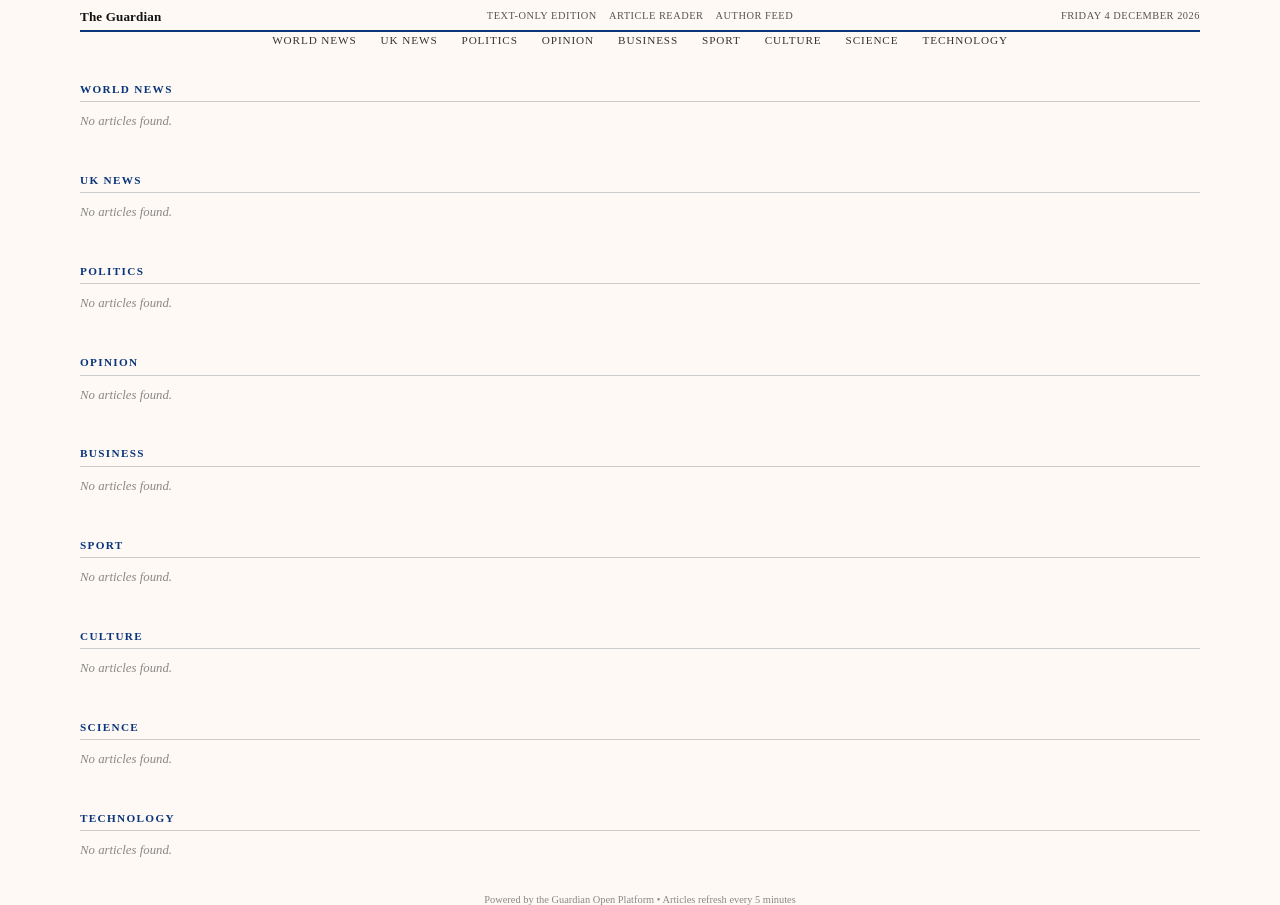
<file: index.html>
<!DOCTYPE html>
<html lang="en">
<head>
  <meta charset="UTF-8">
  <meta name="viewport" content="width=device-width, initial-scale=1.0">
  <title>The Guardian</title>
  <link rel="stylesheet" href="style.css">
</head>
<body>
  <div class="broadsheet">
    <header class="masthead">
      <div class="masthead-top">
        <span class="edition">UK Edition</span>
        <nav class="masthead-links">
          <a href="text.html">Text-only edition</a>
          <a href="reader.html">Article reader</a>
          <a href="authors.html">Author feed</a>
        </nav>
        <span class="date" id="masthead-date"></span>
      </div>
      <h1 class="masthead-title"><a href="#" id="masthead-home">The Guardian</a></h1>
      <div class="masthead-rule"></div>
      <nav class="section-nav" id="section-nav"></nav>
    </header>

    <main class="article-grid" id="article-grid">
      <div class="loading" id="loading">Loading latest articles&hellip;</div>
    </main>

    <article class="article-detail" id="article-detail" hidden>
      <nav class="detail-nav">
        <button class="detail-back" id="detail-back">&larr; Back to front page</button>
        <a class="detail-source" id="detail-source" target="_blank" rel="noopener">View on theguardian.com &rarr;</a>
      </nav>
      <div class="masthead-rule"></div>
      <div class="detail-hero">
        <header class="detail-header">
          <span class="article-section" id="detail-section"></span>
          <h1 class="detail-headline" id="detail-headline"></h1>
          <div class="detail-meta">
            <span class="detail-byline" id="detail-byline"></span>
            <span class="detail-date" id="detail-date"></span>
          </div>
        </header>
        <figure class="detail-figure" id="detail-figure" hidden>
          <img class="detail-image" id="detail-image" alt="">
        </figure>
      </div>
      <div class="detail-body" id="detail-body"></div>
      <div class="masthead-rule"></div>
      <nav class="detail-nav detail-nav--bottom">
        <button class="detail-back" id="detail-back-bottom">&larr; Back to front page</button>
      </nav>
    </article>

    <footer class="broadsheet-footer">
      <p>Powered by the Guardian Open Platform &bull; Articles refresh every 5 minutes</p>
    </footer>
  </div>

  <script src="app.js"></script>
</body>
</html>
</file>
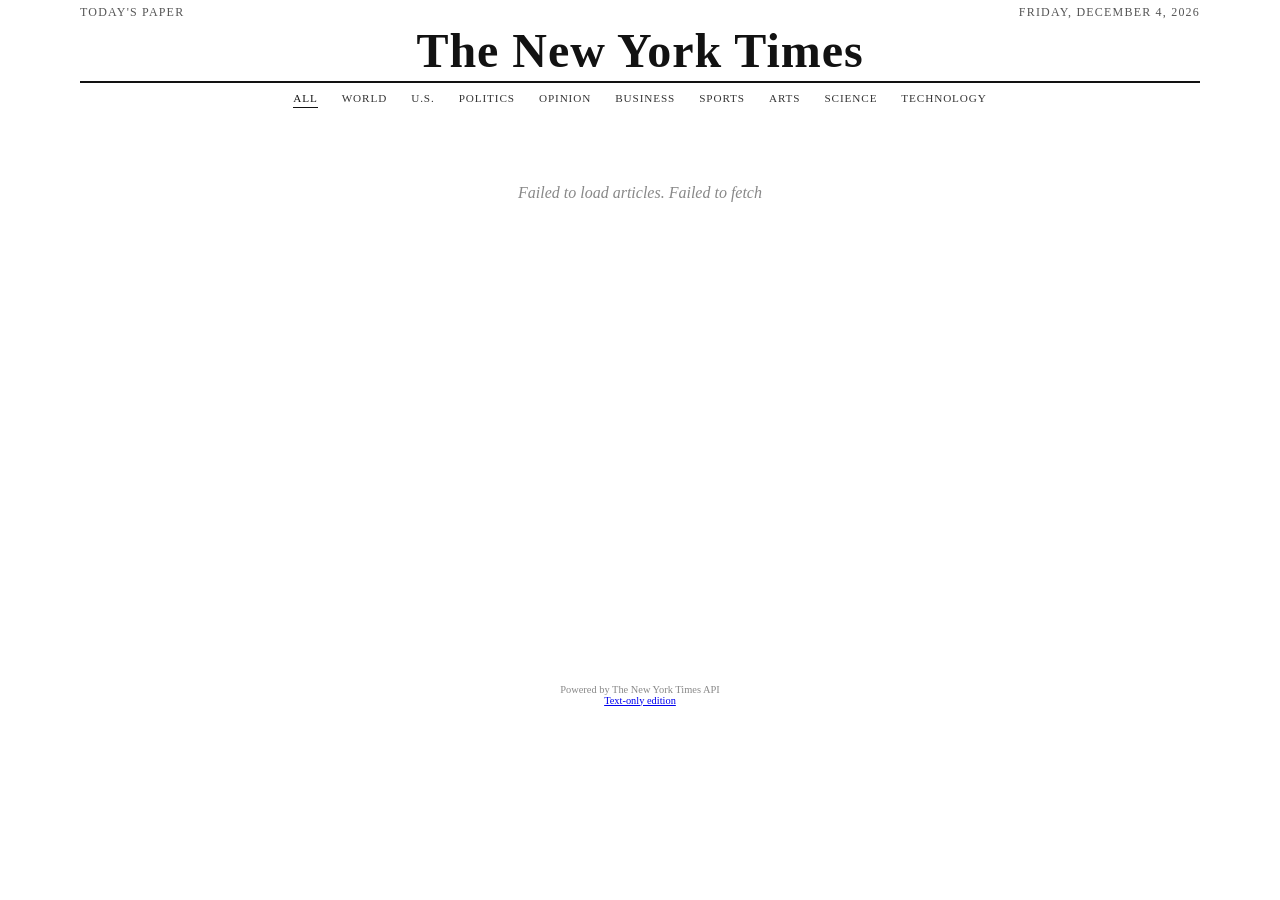
<file: nyt/index.html>
<!DOCTYPE html>
<html lang="en">
<head>
  <meta charset="UTF-8">
  <meta name="viewport" content="width=device-width, initial-scale=1.0">
  <title>The New York Times</title>
  <link rel="stylesheet" href="style.css">
</head>
<body>
  <div class="broadsheet">
    <header class="masthead">
      <div class="masthead-top">
        <span class="edition">Today's Paper</span>
        <span class="date" id="masthead-date"></span>
      </div>
      <h1 class="masthead-title"><a href="#" id="masthead-home">The New York Times</a></h1>
      <div class="masthead-rule"></div>
      <nav class="section-nav" id="section-nav"></nav>
    </header>

    <main class="article-grid" id="article-grid">
      <div class="loading" id="loading">Loading latest articles&hellip;</div>
    </main>

    <article class="article-detail" id="article-detail" hidden>
      <nav class="detail-nav">
        <button class="detail-back" id="detail-back">&larr; Back to front page</button>
        <a class="detail-source" id="detail-source" target="_blank" rel="noopener">View on nytimes.com &rarr;</a>
      </nav>
      <div class="masthead-rule"></div>
      <div class="detail-hero">
        <header class="detail-header">
          <span class="article-section" id="detail-section"></span>
          <h1 class="detail-headline" id="detail-headline"></h1>
          <div class="detail-meta">
            <span class="detail-byline" id="detail-byline"></span>
            <span class="detail-date" id="detail-date"></span>
          </div>
        </header>
        <figure class="detail-figure" id="detail-figure" hidden>
          <img class="detail-image" id="detail-image" alt="">
        </figure>
      </div>
      <div class="detail-body" id="detail-body"></div>
      <div class="detail-cta" id="detail-cta">
        <a class="cta-link" id="cta-link" target="_blank" rel="noopener">Read the full article on nytimes.com &rarr;</a>
      </div>
      <div class="masthead-rule"></div>
      <nav class="detail-nav detail-nav--bottom">
        <button class="detail-back" id="detail-back-bottom">&larr; Back to front page</button>
      </nav>
    </article>

    <footer class="broadsheet-footer">
      <p>Powered by The New York Times API</p>
      <p><a href="text.html">Text-only edition</a></p>
    </footer>
  </div>

  <script src="app.js"></script>
</body>
</html>
</file>
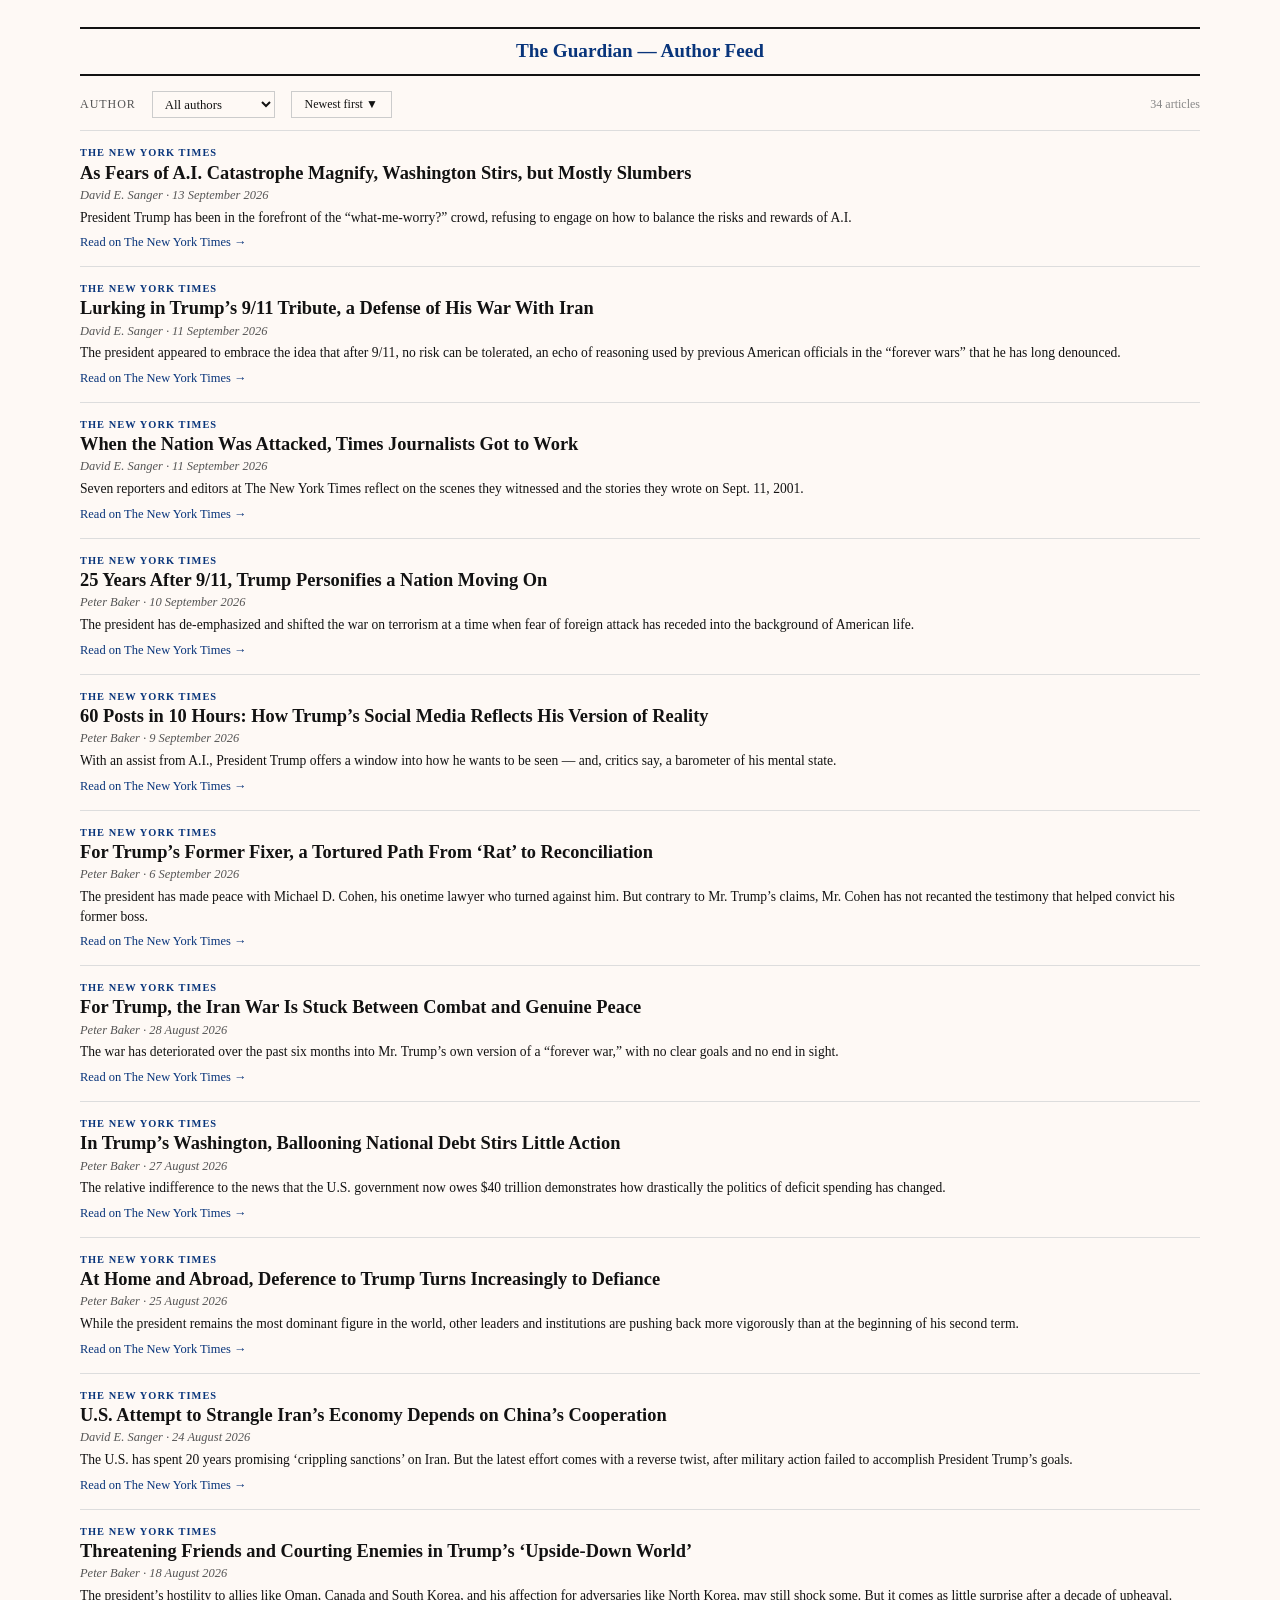
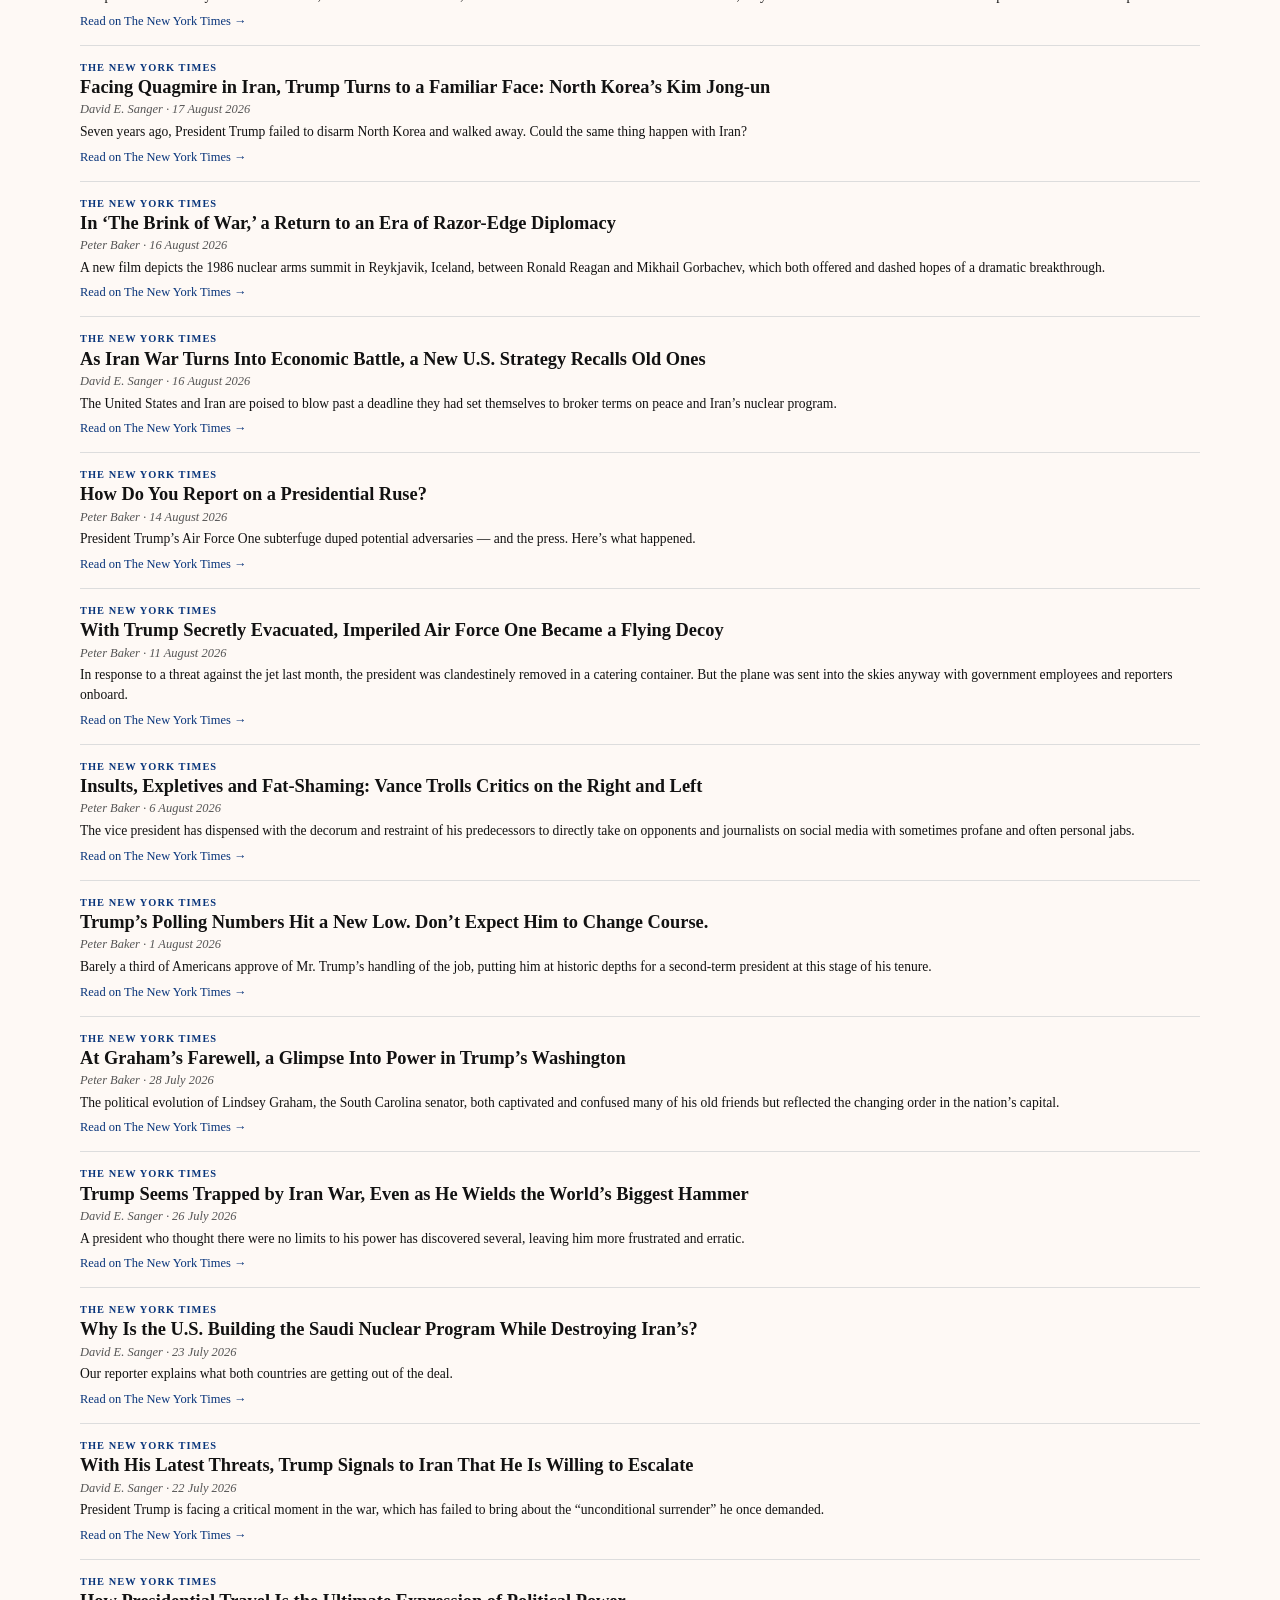
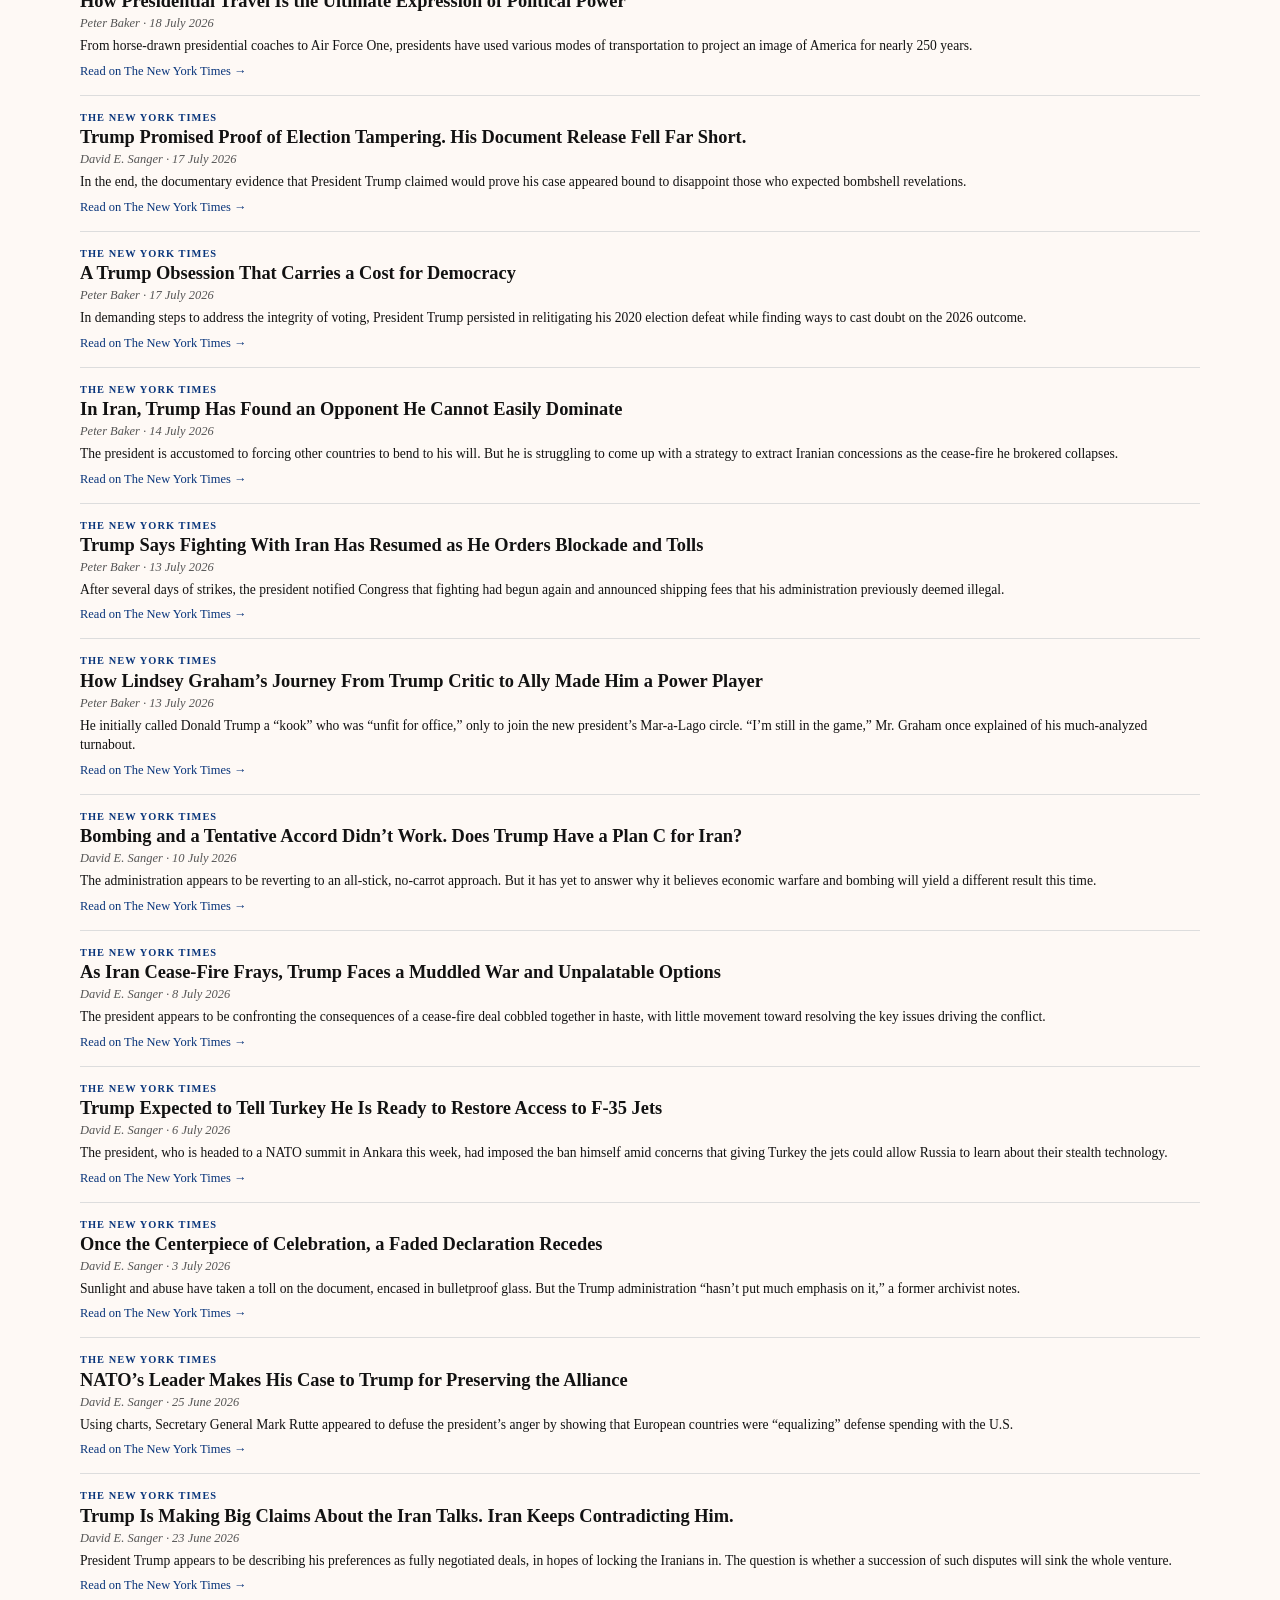
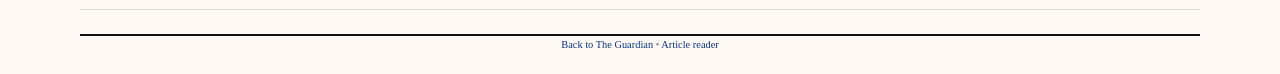
<file: authors.html>
<!DOCTYPE html>
<html lang="en">
<head>
  <meta charset="UTF-8">
  <meta name="viewport" content="width=device-width, initial-scale=1.0">
  <title>Author Feed — The Guardian Style</title>
  <style>
    *, *::before, *::after {
      margin: 0;
      padding: 0;
      box-sizing: border-box;
    }

    body {
      background: #FEF9F5;
      font-family: Georgia, 'Times New Roman', Times, serif;
      color: #121212;
      display: flex;
      justify-content: center;
      padding: 0;
      min-height: 100vh;
    }

    .container {
      width: 100%;
      max-width: 1200px;
      padding: 1.5rem 2.5rem;
    }

    .masthead-rule {
      border-top: 2px solid #121212;
      margin: 0.2rem 0;
    }

    .page-title {
      font-size: 1.2rem;
      font-weight: 700;
      color: #09357B;
      text-align: center;
      padding: 0.5rem 0;
    }

    .page-title a {
      color: inherit;
      text-decoration: none;
    }

    /* ── Controls ──────────────────────────────────── */
    .controls {
      display: flex;
      align-items: center;
      gap: 1rem;
      padding: 0.75rem 0;
      flex-wrap: wrap;
    }

    .controls label {
      font-size: 0.75rem;
      text-transform: uppercase;
      letter-spacing: 0.08em;
      color: #555;
    }

    .controls select {
      font-family: Georgia, 'Times New Roman', Times, serif;
      font-size: 0.8rem;
      padding: 0.3rem 0.5rem;
      border: 1px solid #ccc;
      color: #121212;
      background: #FEF9F5;
    }

    .controls select:focus {
      outline: none;
      border-color: #09357B;
    }

    .sort-btn {
      font-family: Georgia, 'Times New Roman', Times, serif;
      font-size: 0.75rem;
      padding: 0.3rem 0.8rem;
      cursor: pointer;
      border: 1px solid #ccc;
      background: #FEF9F5;
      color: #121212;
    }

    .sort-btn:hover {
      border-color: #09357B;
      color: #09357B;
    }

    .article-count {
      font-size: 0.75rem;
      color: #888;
      margin-left: auto;
    }

    /* ── Article List ─────────────────────────────── */
    .article-list {
      list-style: none;
    }

    .article-card {
      padding: 1rem 0;
      border-bottom: 1px solid #ddd;
    }

    .article-card:first-child {
      border-top: 1px solid #ddd;
    }

    .card-source {
      font-size: 0.65rem;
      text-transform: uppercase;
      letter-spacing: 0.1em;
      color: #09357B;
      font-weight: 700;
    }

    .card-title {
      font-size: 1.15rem;
      font-weight: 700;
      line-height: 1.25;
      margin: 0.2rem 0;
      color: #121212;
    }

    .card-title a {
      color: inherit;
      text-decoration: none;
    }

    .card-title a:hover {
      text-decoration: underline;
    }

    .card-meta {
      font-size: 0.78rem;
      color: #555;
      font-style: italic;
      margin-bottom: 0.3rem;
    }

    .card-excerpt {
      font-size: 0.85rem;
      line-height: 1.45;
      color: #121212;
    }

    .card-actions {
      margin-top: 0.5rem;
      display: flex;
      gap: 1rem;
      font-size: 0.78rem;
    }

    .card-actions a,
    .card-actions button {
      color: #09357B;
      text-decoration: none;
      cursor: pointer;
      border: none;
      background: none;
      font-family: Georgia, 'Times New Roman', Times, serif;
      font-size: 0.78rem;
      padding: 0;
    }

    .card-actions a:hover,
    .card-actions button:hover {
      text-decoration: underline;
    }

    /* ── Column Reader Overlay ────────────────────── */
    .reader-overlay {
      display: none;
      position: fixed;
      top: 0;
      left: 0;
      right: 0;
      bottom: 0;
      background: #FEF9F5;
      z-index: 1000;
      overflow-y: auto;
    }

    .reader-overlay.active {
      display: block;
    }

    .reader-inner {
      max-width: 1200px;
      margin: 0 auto;
      padding: 1.5rem 2.5rem;
    }

    .reader-toolbar {
      padding: 0.75rem 0;
      display: flex;
      gap: 1rem;
      align-items: center;
    }

    .reader-close {
      font-family: Georgia, 'Times New Roman', Times, serif;
      font-size: 0.85rem;
      padding: 0.4rem 1.2rem;
      cursor: pointer;
      border: 1px solid #121212;
      background: none;
      color: #121212;
    }

    .reader-close:hover {
      background: #121212;
      color: #fff;
    }

    .reader-source-link {
      font-size: 0.8rem;
      color: #09357B;
      text-decoration: none;
      margin-left: auto;
    }

    .reader-source-link:hover {
      text-decoration: underline;
    }

    .reader-headline {
      font-size: 2rem;
      font-weight: 700;
      line-height: 1.15;
      color: #121212;
      margin-bottom: 0.5rem;
    }

    .reader-byline {
      font-size: 0.85rem;
      font-style: italic;
      color: #555;
      margin-bottom: 0.5rem;
    }

    .reader-body {
      column-count: 4;
      column-gap: 1.5rem;
      column-rule: 1px solid #ccc;
      font-size: 0.84rem;
      line-height: 1.3;
      color: #121212;
      text-align: justify;
      hyphens: auto;
      -webkit-hyphens: auto;
      hyphenate-limit-chars: 6 3 2;
      -webkit-hyphenate-limit-before: 3;
      -webkit-hyphenate-limit-after: 2;
      overflow-wrap: break-word;
      font-kerning: normal;
      font-feature-settings: "kern" 1, "liga" 1;
      letter-spacing: -0.01em;
      word-spacing: -0.05em;
      text-justify: inter-word;
      padding: 1rem 0 1.5rem;
    }

    .reader-body p {
      margin-bottom: 0;
      text-indent: 0.8em;
    }

    .reader-body p:first-child {
      text-indent: 0.8em;
    }

    .reader-body h2,
    .reader-body h3 {
      font-size: 1.1rem;
      font-weight: 700;
      margin: 1rem 0 0.5rem;
      column-span: none;
      text-align: left;
    }

    .reader-body a {
      color: inherit;
      text-decoration: underline;
    }

    /* ── Loading / Empty ──────────────────────────── */
    .loading,
    .empty {
      text-align: center;
      padding: 3rem 0;
      font-size: 0.9rem;
      color: #888;
    }

    /* ── Footer ───────────────────────────────────── */
    .footer {
      margin-top: 1.5rem;
      text-align: center;
      font-size: 0.65rem;
      color: #888;
    }

    .footer a {
      color: #09357B;
      text-decoration: none;
    }

    .footer a:hover {
      text-decoration: underline;
    }

    /* ── Responsive ────────────────────────────────── */
    @media (max-width: 900px) {
      .container,
      .reader-inner {
        padding: 1.5rem 1rem;
      }

      .reader-body {
        column-count: 3;
      }

      .reader-headline {
        font-size: 1.5rem;
      }
    }

    @media (max-width: 600px) {
      .reader-body {
        column-count: 1;
        font-size: 1.1rem;
        line-height: 1.5;
      }

      .reader-headline {
        font-size: 2.5rem;
      }

      .controls {
        flex-direction: column;
        align-items: flex-start;
      }

      .article-count {
        margin-left: 0;
      }
    }
  </style>
</head>
<body>
  <div class="container">
    <div class="masthead-rule"></div>
    <div class="page-title"><a href="index.html">The Guardian</a> — Author Feed</div>
    <div class="masthead-rule"></div>

    <div class="controls">
      <label for="author-filter">Author</label>
      <select id="author-filter">
        <option value="">All authors</option>
      </select>
      <button class="sort-btn" id="sort-btn">Newest first &#x25BC;</button>
      <span class="article-count" id="article-count"></span>
    </div>

    <div class="loading" id="loading">Loading articles&hellip;</div>
    <ul class="article-list" id="article-list"></ul>

    <div class="footer">
      <div class="masthead-rule"></div>
      <p><a href="index.html">Back to The Guardian</a> &bull; <a href="reader.html">Article reader</a></p>
    </div>
  </div>

  <!-- Column Reader Overlay -->
  <div class="reader-overlay" id="reader-overlay">
    <div class="reader-inner">
      <div class="masthead-rule"></div>
      <div class="reader-toolbar">
        <button class="reader-close" id="reader-close">&larr; Back to feed</button>
        <a class="reader-source-link" id="reader-source-link" target="_blank" rel="noopener">View original &rarr;</a>
      </div>
      <h1 class="reader-headline" id="reader-headline"></h1>
      <p class="reader-byline" id="reader-byline"></p>
      <div class="masthead-rule"></div>
      <div class="reader-body" id="reader-body"></div>
      <div class="masthead-rule"></div>
      <div class="reader-toolbar">
        <button class="reader-close" id="reader-close-bottom">&larr; Back to feed</button>
      </div>
    </div>
  </div>

  <script>
    (function() {
      var allArticles = [];
      var sortNewest = true;

      var listEl = document.getElementById('article-list');
      var loadingEl = document.getElementById('loading');
      var filterEl = document.getElementById('author-filter');
      var sortBtn = document.getElementById('sort-btn');
      var countEl = document.getElementById('article-count');
      var overlay = document.getElementById('reader-overlay');

      // ── Fetch data ────────────────────────────────
      var xhr = new XMLHttpRequest();
      xhr.open('GET', 'data/articles.json?t=' + Date.now(), true);
      xhr.onreadystatechange = function() {
        if (xhr.readyState === 4) {
          loadingEl.style.display = 'none';
          if (xhr.status === 200) {
            try {
              var data = JSON.parse(xhr.responseText);
              allArticles = data.articles || [];
              populateFilter();
              render();
            } catch(e) {
              showEmpty('Failed to parse article data.');
            }
          } else {
            showEmpty('Failed to load articles. Run the scraper first.');
          }
        }
      };
      xhr.send();

      // ── Populate author filter ────────────────────
      function populateFilter() {
        var authors = {};
        for (var i = 0; i < allArticles.length; i++) {
          var name = allArticles[i].author;
          if (name && !authors[name]) {
            authors[name] = true;
          }
        }
        var sorted = Object.keys(authors).sort();
        for (var j = 0; j < sorted.length; j++) {
          var opt = document.createElement('option');
          opt.value = sorted[j];
          opt.textContent = sorted[j];
          filterEl.appendChild(opt);
        }
      }

      // ── Filter + sort events ──────────────────────
      filterEl.addEventListener('change', render);

      sortBtn.addEventListener('click', function() {
        sortNewest = !sortNewest;
        sortBtn.innerHTML = sortNewest ? 'Newest first &#x25BC;' : 'Oldest first &#x25B2;';
        render();
      });

      // ── Render article list ───────────────────────
      function render() {
        var author = filterEl.value;
        var filtered = [];

        for (var i = 0; i < allArticles.length; i++) {
          if (!author || allArticles[i].author === author) {
            filtered.push(allArticles[i]);
          }
        }

        filtered.sort(function(a, b) {
          var da = a.date || '';
          var db = b.date || '';
          if (sortNewest) return da < db ? 1 : da > db ? -1 : 0;
          return da > db ? 1 : da < db ? -1 : 0;
        });

        listEl.innerHTML = '';

        if (filtered.length === 0) {
          showEmpty('No articles found. Run the scraper to collect articles.');
          countEl.textContent = '';
          return;
        }

        countEl.textContent = filtered.length + ' article' + (filtered.length !== 1 ? 's' : '');

        for (var j = 0; j < filtered.length; j++) {
          listEl.appendChild(buildCard(filtered[j]));
        }
      }

      // ── Build a single article card ───────────────
      function buildCard(article) {
        var li = document.createElement('li');
        li.className = 'article-card';

        var source = document.createElement('p');
        source.className = 'card-source';
        source.textContent = article.source || '';
        li.appendChild(source);

        var title = document.createElement('h3');
        title.className = 'card-title';
        var link = document.createElement('a');
        link.href = article.url || '#';
        link.target = '_blank';
        link.rel = 'noopener';
        link.textContent = article.title || 'Untitled';
        title.appendChild(link);
        li.appendChild(title);

        var meta = document.createElement('p');
        meta.className = 'card-meta';
        var parts = [];
        if (article.author) parts.push(article.author);
        if (article.date) parts.push(formatDate(article.date));
        meta.textContent = parts.join(' · ');
        li.appendChild(meta);

        if (article.excerpt) {
          var excerpt = document.createElement('p');
          excerpt.className = 'card-excerpt';
          excerpt.textContent = article.excerpt;
          li.appendChild(excerpt);
        }

        var actions = document.createElement('div');
        actions.className = 'card-actions';

        var readLink = document.createElement('a');
        readLink.href = article.url || '#';
        readLink.target = '_blank';
        readLink.rel = 'noopener';
        readLink.textContent = 'Read on ' + (article.source || 'source') + ' \u2192';
        actions.appendChild(readLink);

        if (article.body) {
          var colBtn = document.createElement('button');
          colBtn.textContent = 'Read in columns';
          colBtn.addEventListener('click', (function(a) {
            return function() { openReader(a); };
          })(article));
          actions.appendChild(colBtn);
        }

        li.appendChild(actions);
        return li;
      }

      // ── Column reader ─────────────────────────────
      function openReader(article) {
        document.getElementById('reader-headline').textContent = article.title || '';
        document.getElementById('reader-headline').style.display = article.title ? '' : 'none';

        var bylineParts = [];
        if (article.author) bylineParts.push(article.author);
        if (article.date) bylineParts.push(formatDate(article.date));
        document.getElementById('reader-byline').textContent = bylineParts.join(' · ');

        var sourceLink = document.getElementById('reader-source-link');
        sourceLink.href = article.url || '#';
        sourceLink.textContent = 'View on ' + (article.source || 'source') + ' \u2192';

        var bodyEl = document.getElementById('reader-body');
        var body = article.body || '';

        // Detect if body is HTML or plain text
        if (body.indexOf('<') !== -1 && body.indexOf('>') !== -1) {
          // HTML body — render directly
          bodyEl.innerHTML = body;
        } else {
          // Plain text — split on double newlines into <p> elements
          var paragraphs = body.split(/\n\s*\n/);
          var html = '';
          for (var i = 0; i < paragraphs.length; i++) {
            var text = paragraphs[i].trim();
            if (text) {
              html += '<p>' + escapeHtml(text) + '</p>';
            }
          }
          bodyEl.innerHTML = html;
        }

        overlay.classList.add('active');
        overlay.scrollTop = 0;
        document.body.style.overflow = 'hidden';
      }

      function closeReader() {
        overlay.classList.remove('active');
        document.body.style.overflow = '';
      }

      document.getElementById('reader-close').addEventListener('click', closeReader);
      document.getElementById('reader-close-bottom').addEventListener('click', closeReader);

      // Close on Escape key
      document.addEventListener('keydown', function(e) {
        if (e.key === 'Escape' && overlay.classList.contains('active')) {
          closeReader();
        }
      });

      // ── Helpers ────────────────────────────────────
      function formatDate(dateStr) {
        if (!dateStr) return '';
        try {
          var d = new Date(dateStr);
          return d.toLocaleDateString('en-GB', {
            day: 'numeric',
            month: 'long',
            year: 'numeric'
          });
        } catch(e) {
          return dateStr;
        }
      }

      function escapeHtml(text) {
        var div = document.createElement('div');
        div.textContent = text;
        return div.innerHTML;
      }

      function showEmpty(msg) {
        listEl.innerHTML = '<li class="empty">' + escapeHtml(msg) + '</li>';
      }
    })();
  </script>
</body>
</html>
</file>
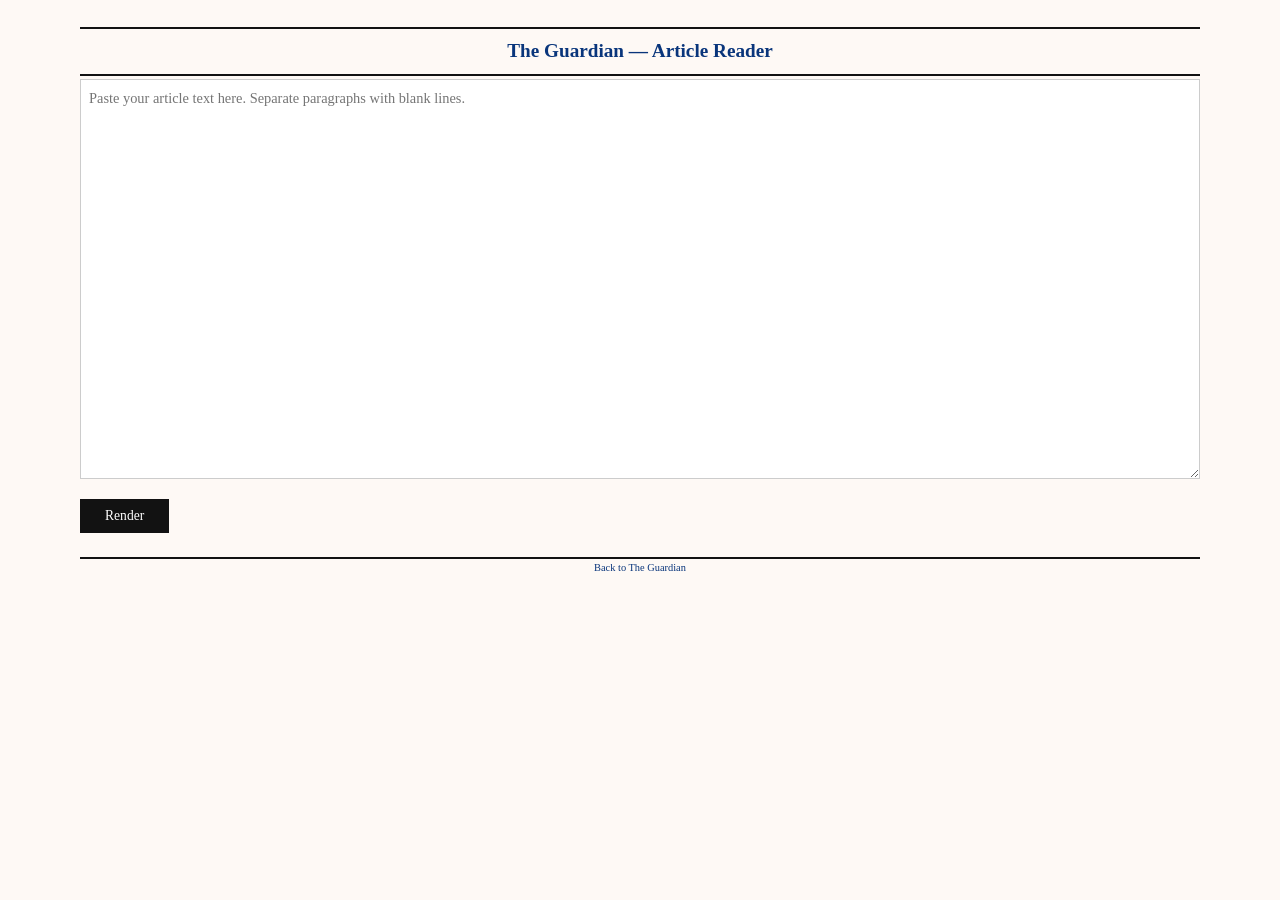
<file: reader.html>
<!DOCTYPE html>
<html lang="en">
<head>
  <meta charset="UTF-8">
  <meta name="viewport" content="width=device-width, initial-scale=1.0">
  <title>Article Reader — The Guardian Style</title>
  <style>
    *, *::before, *::after {
      margin: 0;
      padding: 0;
      box-sizing: border-box;
    }

    body {
      background: #FEF9F5;
      font-family: Georgia, 'Times New Roman', Times, serif;
      color: #121212;
      display: flex;
      justify-content: center;
      padding: 0;
      min-height: 100vh;
    }

    .container {
      width: 100%;
      max-width: 1200px;
      padding: 1.5rem 2.5rem;
    }

    .masthead-rule {
      border-top: 2px solid #121212;
      margin: 0.2rem 0;
    }

    .page-title {
      font-size: 1.2rem;
      font-weight: 700;
      color: #09357B;
      text-align: center;
      padding: 0.5rem 0;
    }

    .page-title a {
      color: inherit;
      text-decoration: none;
    }

    /* ── Input Form ─────────────────────────────────── */
    .form-group {
      margin-bottom: 1rem;
    }

    .form-group label {
      display: block;
      font-size: 0.75rem;
      text-transform: uppercase;
      letter-spacing: 0.08em;
      color: #555;
      margin-bottom: 0.3rem;
    }

    .form-group input,
    .form-group textarea {
      width: 100%;
      font-family: Georgia, 'Times New Roman', Times, serif;
      font-size: 0.9rem;
      padding: 0.5rem;
      border: 1px solid #ccc;
      color: #121212;
    }

    .form-group input:focus,
    .form-group textarea:focus {
      outline: none;
      border-color: #09357B;
    }

    .form-group textarea {
      min-height: 400px;
      resize: vertical;
      line-height: 1.5;
    }

    .btn {
      font-family: Georgia, 'Times New Roman', Times, serif;
      font-size: 0.85rem;
      padding: 0.5rem 1.5rem;
      cursor: pointer;
      border: 1px solid #121212;
      background: #121212;
      color: #fff;
      transition: background 0.2s;
    }

    .btn:hover {
      background: #333;
    }

    .btn--outline {
      background: none;
      color: #121212;
    }

    .btn--outline:hover {
      background: #121212;
      color: #fff;
    }

    .btn:disabled {
      opacity: 0.5;
      cursor: default;
    }

    /* ── URL Fetch ────────────────────────────────── */
    .url-row {
      display: flex;
      gap: 0.5rem;
      align-items: flex-end;
    }

    .url-row .form-group {
      flex: 1;
      margin-bottom: 0;
    }

    .url-error {
      font-size: 0.8rem;
      color: #c00;
      margin-top: 0.4rem;
      display: none;
    }

    .separator {
      text-align: center;
      font-size: 0.75rem;
      text-transform: uppercase;
      letter-spacing: 0.08em;
      color: #999;
      margin: 1.2rem 0;
    }

    /* ── Rendered Article ───────────────────────────── */
    .rendered {
      display: none;
    }

    .rendered.active {
      display: block;
    }

    .input-form.hidden {
      display: none;
    }

    .article-headline {
      font-size: 2rem;
      font-weight: 700;
      line-height: 1.15;
      color: #121212;
      margin-bottom: 0.5rem;
    }

    .article-byline {
      font-size: 0.85rem;
      font-style: italic;
      color: #555;
      margin-bottom: 0.5rem;
    }

    .article-body {
      column-count: 4;
      column-gap: 1.5rem;
      column-rule: 1px solid #ccc;
      font-size: 0.84rem;
      line-height: 1.3;
      color: #121212;
      text-align: justify;
      hyphens: auto;
      -webkit-hyphens: auto;
      hyphenate-limit-chars: 6 3 2;
      -webkit-hyphenate-limit-before: 3;
      -webkit-hyphenate-limit-after: 2;
      overflow-wrap: break-word;
      font-kerning: normal;
      font-feature-settings: "kern" 1, "liga" 1;
      letter-spacing: -0.01em;
      word-spacing: -0.05em;
      text-justify: inter-word;
      padding: 1rem 0 1.5rem;
    }

    .article-body p {
      margin-bottom: 0;
      text-indent: 0.8em;
    }

    .article-body p:first-child {
      text-indent: 0.8em;
    }

    .toolbar {
      padding: 0.75rem 0;
      display: flex;
      gap: 1rem;
    }

    .footer {
      margin-top: 1.5rem;
      text-align: center;
      font-size: 0.65rem;
      color: #888;
    }

    .footer a {
      color: #09357B;
      text-decoration: none;
    }

    .footer a:hover {
      text-decoration: underline;
    }

    /* ── Responsive ─────────────────────────────────── */
    @media (max-width: 900px) {
      .container {
        padding: 1.5rem 1rem;
      }

      .article-body {
        column-count: 3;
      }

      .article-headline {
        font-size: 1.5rem;
      }
    }

    @media (max-width: 600px) {
      .article-body {
        column-count: 1;
        font-size: 1.1rem;
        line-height: 1.5;
      }

      .article-headline {
        font-size: 2.5rem;
      }
    }
  </style>
</head>
<body>
  <div class="container">
    <div class="masthead-rule"></div>
    <div class="page-title"><a href="index.html">The Guardian</a> — Article Reader</div>
    <div class="masthead-rule"></div>

    <div class="input-form" id="input-form">
      <div class="form-group">
        <textarea id="body" placeholder="Paste your article text here. Separate paragraphs with blank lines."></textarea>
      </div>
      <button class="btn" id="render-btn">Render</button>
    </div>

    <div class="rendered" id="rendered">
      <div class="toolbar">
        <button class="btn btn--outline" id="edit-btn">&larr; Edit</button>
      </div>
      <div class="masthead-rule"></div>
      <div class="article-body" id="rendered-body"></div>
    </div>

    <div class="footer">
      <div class="masthead-rule"></div>
      <p><a href="index.html">Back to The Guardian</a></p>
    </div>
  </div>

  <script>
    var renderBtn = document.getElementById('render-btn');
    var editBtn = document.getElementById('edit-btn');
    var inputForm = document.getElementById('input-form');
    var rendered = document.getElementById('rendered');

    renderBtn.addEventListener('click', function() {
      var body = document.getElementById('body').value.trim();
      if (!body) return;

      var paragraphs = body.split(/\n\s*\n/);
      var html = '';
      for (var i = 0; i < paragraphs.length; i++) {
        var text = paragraphs[i].trim();
        if (text) html += '<p>' + escapeHtml(text) + '</p>';
      }
      document.getElementById('rendered-body').innerHTML = html;

      inputForm.classList.add('hidden');
      rendered.classList.add('active');
      window.scrollTo(0, 0);
    });

    editBtn.addEventListener('click', function() {
      rendered.classList.remove('active');
      inputForm.classList.remove('hidden');
      window.scrollTo(0, 0);
    });

    function escapeHtml(text) {
      var div = document.createElement('div');
      div.textContent = text;
      return div.innerHTML;
    }
  </script>
</body>
</html>
</file>
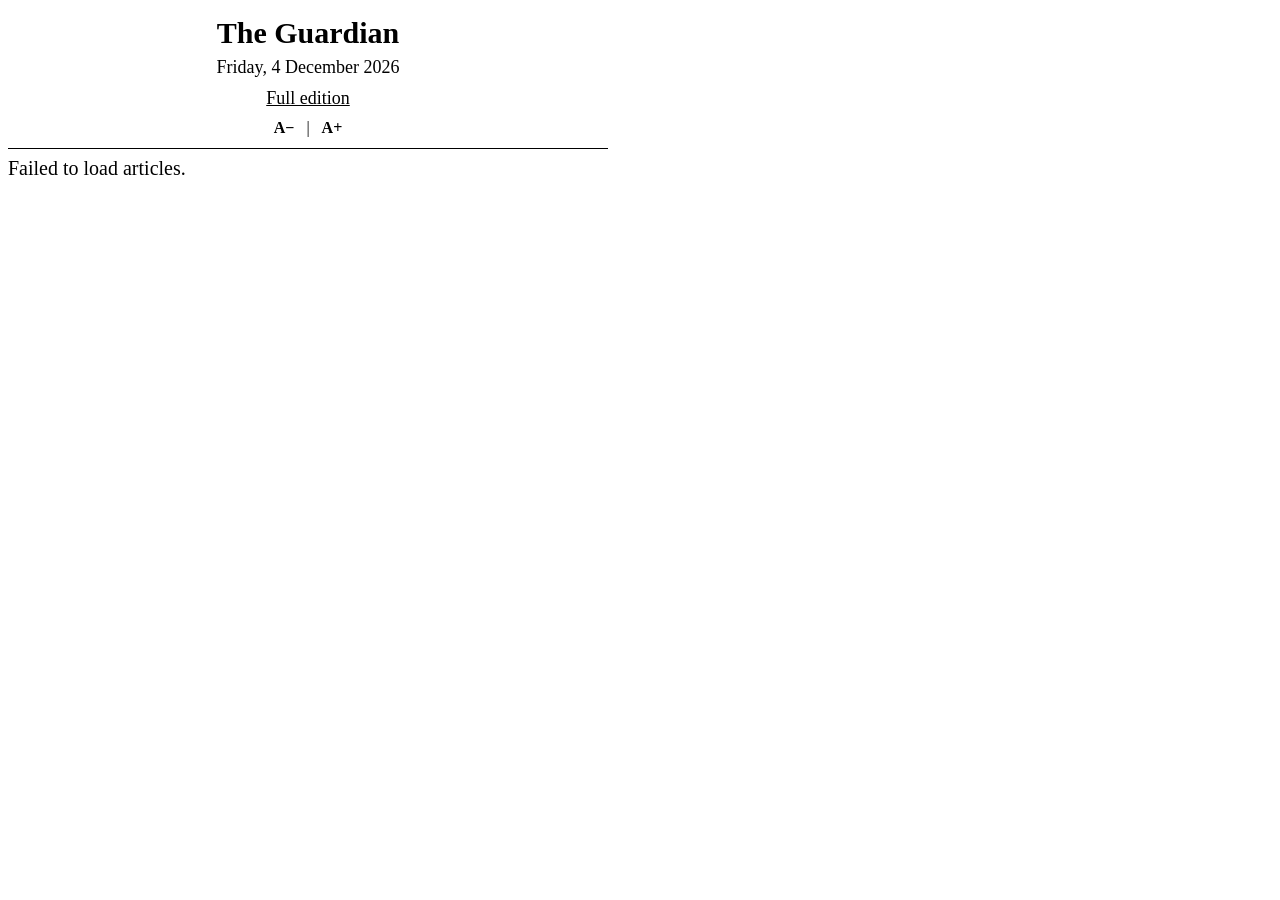
<file: text.html>
<!DOCTYPE html>
<html lang="en">
<head>
  <meta charset="UTF-8">
  <meta name="viewport" content="width=device-width, initial-scale=1.0">
  <title>The Guardian — Text Edition</title>
  <style>
    body {
      font-family: Georgia, "Times New Roman", serif;
      font-size: 20px;
      color: #000;
      background: #fff;
      margin: 0;
      padding: 8px;
      max-width: 600px;
    }
    .font-controls {
      text-align: center;
      margin: 4px 0;
      font-size: 0.8em;
    }
    .font-controls a {
      text-decoration: none;
      padding: 0 8px;
      font-weight: bold;
    }
    h1 {
      font-size: 1.5em;
      text-align: center;
      margin: 8px 0 4px;
    }
    h2 {
      font-size: 1.2em;
      margin: 0 0 4px;
    }
    p {
      font-size: 1em;
      line-height: 1.5;
      margin: 4px 0;
    }
    a { color: #000; }
    hr {
      border: none;
      border-top: 1px solid #000;
      margin: 8px 0;
    }
    .date {
      text-align: center;
      font-size: 0.9em;
    }
    .switch {
      text-align: center;
      font-size: 0.9em;
      margin-bottom: 4px;
    }
    .section-label {
      font-size: 0.85em;
      text-transform: uppercase;
      letter-spacing: 0.08em;
      font-weight: bold;
      margin: 0;
    }
    .byline {
      font-style: italic;
      font-size: 0.9em;
      color: #333;
    }
    .trail {
      font-size: 0.95em;
      color: #333;
    }
    .article-body p {
      text-indent: 1em;
      margin: 2px 0;
    }
    .article-body h2,
    .article-body h3 {
      font-size: 1em;
      margin: 8px 0 4px;
    }
    .article-body blockquote {
      margin: 4px 0 4px 12px;
      padding-left: 8px;
      border-left: 2px solid #000;
      font-style: italic;
    }
    .article-body ul,
    .article-body ol {
      margin: 4px 0 4px 20px;
      font-size: 1em;
    }
    .entry {
      padding: 8px 0;
      border-bottom: 1px solid #ccc;
    }
    .toggle {
      font-size: 0.85em;
    }
    .source {
      font-size: 0.8em;
    }
    .hidden { display: none; }
    #articles { margin-top: 4px; }
  </style>
</head>
<body>
  <h1>The Guardian</h1>
  <p class="date" id="date"></p>
  <p class="switch"><a href="index.html">Full edition</a></p>
  <p class="font-controls">
    <a href="#" id="font-down">A&minus;</a> |
    <a href="#" id="font-up">A+</a>
  </p>
  <hr>
  <div id="articles">Loading articles&#8230;</div>
  <script>
    (function() {
      var fontSize = parseInt(localStorage.getItem('textFontSize')) || 20;
      document.body.style.fontSize = fontSize + 'px';
      document.getElementById('font-down').onclick = function(e) {
        e.preventDefault();
        if (fontSize > 14) { fontSize -= 2; }
        document.body.style.fontSize = fontSize + 'px';
        localStorage.setItem('textFontSize', fontSize);
      };
      document.getElementById('font-up').onclick = function(e) {
        e.preventDefault();
        if (fontSize < 36) { fontSize += 2; }
        document.body.style.fontSize = fontSize + 'px';
        localStorage.setItem('textFontSize', fontSize);
      };
    })();

    (function() {
      var API_KEY = '9b7bdb55-08b6-4fff-a63a-e9ce90d413ca';
      var API_BASE = 'https://content.guardianapis.com/search';
      var PAGE_SIZE = 50;
      var TOTAL_PAGES = 2;

      var dateEl = document.getElementById('date');
      var now = new Date();
      var days = ['Sunday','Monday','Tuesday','Wednesday','Thursday','Friday','Saturday'];
      var months = ['January','February','March','April','May','June',
                    'July','August','September','October','November','December'];
      dateEl.textContent = days[now.getDay()] + ', ' + now.getDate() + ' ' +
                           months[now.getMonth()] + ' ' + now.getFullYear();

      var fromDate = new Date();
      fromDate.setDate(fromDate.getDate() - 7);
      var fromDateStr = fromDate.toISOString().split('T')[0];

      var baseUrl = API_BASE + '?api-key=' + API_KEY +
        '&show-fields=headline,trailText,body,byline' +
        '&order-by=newest' +
        '&page-size=' + PAGE_SIZE +
        '&from-date=' + fromDateStr;

      var allArticles = [];
      var pagesLoaded = 0;

      function fetchPage(page) {
        var xhr = new XMLHttpRequest();
        xhr.open('GET', baseUrl + '&page=' + page, true);
        xhr.onreadystatechange = function() {
          if (xhr.readyState === 4) {
            if (xhr.status === 200) {
              try {
                var data = JSON.parse(xhr.responseText);
                var results = data.response.results || [];
                for (var i = 0; i < results.length; i++) {
                  allArticles.push(results[i]);
                }
              } catch(e) {}
            }
            pagesLoaded++;
            if (pagesLoaded >= TOTAL_PAGES) {
              if (allArticles.length > 0) {
                renderArticles(allArticles);
              } else {
                showError('Failed to load articles.');
              }
            }
          }
        };
        xhr.send();
      }

      for (var p = 1; p <= TOTAL_PAGES; p++) {
        fetchPage(p);
      }

      function renderArticles(articles) {
        // Exclude Guardian Australia — at night EST the timezone difference
        // means Australian content dominates the newest-first feed.
        articles = articles.filter(function(a) {
          return a.sectionId !== 'australia-news';
        });

        var container = document.getElementById('articles');
        container.innerHTML = '';

        if (articles.length === 0) {
          container.textContent = 'No articles found.';
          return;
        }

        for (var i = 0; i < articles.length; i++) {
          var article = articles[i];
          var fields = article.fields || {};

          var entry = document.createElement('div');
          entry.className = 'entry';

          var section = document.createElement('p');
          section.className = 'section-label';
          section.textContent = article.sectionName || '';
          entry.appendChild(section);

          var headline = document.createElement('h2');
          var link = document.createElement('a');
          link.href = '#';
          link.textContent = fields.headline || article.webTitle;
          link.onclick = (function(idx) {
            return function(e) {
              e.preventDefault();
              toggleBody(idx);
            };
          })(i);
          headline.appendChild(link);
          entry.appendChild(headline);

          if (fields.byline) {
            var byline = document.createElement('p');
            byline.className = 'byline';
            byline.textContent = fields.byline;
            entry.appendChild(byline);
          }

          if (fields.trailText) {
            var trail = document.createElement('p');
            trail.className = 'trail';
            trail.textContent = stripHtml(fields.trailText);
            entry.appendChild(trail);
          }

          var body = document.createElement('div');
          body.className = 'article-body hidden';
          body.id = 'body-' + i;
          body.innerHTML = sanitizeBody(fields.body || '');
          entry.appendChild(body);

          var toggle = document.createElement('a');
          toggle.href = '#';
          toggle.className = 'toggle';
          toggle.id = 'toggle-' + i;
          toggle.textContent = 'Read full article';
          toggle.onclick = (function(idx) {
            return function(e) {
              e.preventDefault();
              toggleBody(idx);
            };
          })(i);
          entry.appendChild(toggle);

          var source = document.createElement('p');
          source.className = 'source';
          var sourceLink = document.createElement('a');
          sourceLink.href = article.webUrl;
          sourceLink.textContent = 'theguardian.com';
          source.appendChild(sourceLink);
          entry.appendChild(source);

          container.appendChild(entry);
        }
      }

      function toggleBody(index) {
        var body = document.getElementById('body-' + index);
        var toggle = document.getElementById('toggle-' + index);
        if (body.className.indexOf('hidden') !== -1) {
          body.className = 'article-body';
          toggle.textContent = 'Collapse';
        } else {
          body.className = 'article-body hidden';
          toggle.textContent = 'Read full article';
        }
      }

      function stripHtml(html) {
        var tmp = document.createElement('div');
        tmp.innerHTML = html;
        return tmp.textContent || '';
      }

      function sanitizeBody(html) {
        var tmp = document.createElement('div');
        tmp.innerHTML = html;
        var els = tmp.querySelectorAll('img,iframe,video,embed,object,figure,picture,svg,canvas');
        for (var j = 0; j < els.length; j++) {
          els[j].parentNode.removeChild(els[j]);
        }
        return tmp.innerHTML;
      }

      function showError(msg) {
        document.getElementById('articles').textContent = msg;
      }
    })();
  </script>
</body>
</html>
</file>
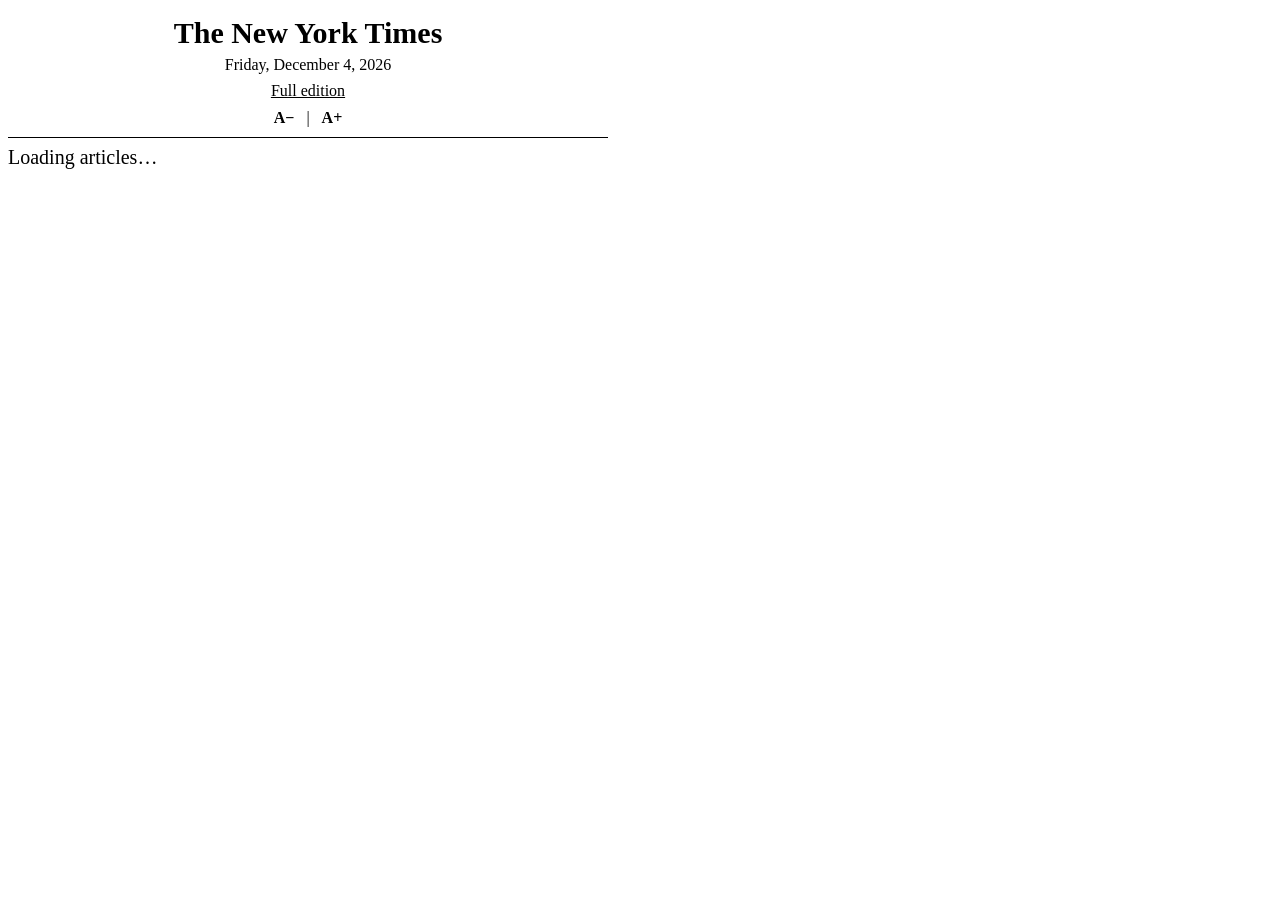
<file: nyt/text.html>
<!DOCTYPE html>
<html lang="en">
<head>
  <meta charset="UTF-8">
  <meta name="viewport" content="width=device-width, initial-scale=1.0">
  <title>The New York Times — Text Edition</title>
  <style>
    body {
      font-family: Georgia, "Times New Roman", serif;
      font-size: 20px;
      color: #000;
      background: #fff;
      margin: 0;
      padding: 8px;
      max-width: 600px;
    }
    .font-controls {
      text-align: center;
      margin: 4px 0;
      font-size: 0.8em;
    }
    .font-controls a {
      text-decoration: none;
      padding: 0 8px;
      font-weight: bold;
    }
    h1 {
      font-size: 1.5em;
      text-align: center;
      margin: 8px 0 4px;
    }
    h2 {
      font-size: 1.1em;
      margin: 0 0 4px;
    }
    p {
      font-size: 0.9em;
      line-height: 1.4;
      margin: 4px 0;
    }
    a { color: #000; }
    hr {
      border: none;
      border-top: 1px solid #000;
      margin: 8px 0;
    }
    .date {
      text-align: center;
      font-size: 0.8em;
    }
    .switch {
      text-align: center;
      font-size: 0.8em;
      margin-bottom: 4px;
    }
    .section-label {
      font-size: 0.75em;
      text-transform: uppercase;
      letter-spacing: 0.08em;
      font-weight: bold;
      margin: 0;
    }
    .byline {
      font-style: italic;
      font-size: 0.8em;
      color: #333;
    }
    .trail {
      font-size: 0.85em;
      color: #333;
    }
    .article-body p {
      text-indent: 1em;
      margin: 2px 0;
    }
    .entry {
      padding: 8px 0;
      border-bottom: 1px solid #ccc;
    }
    .toggle {
      font-size: 0.85em;
    }
    .source {
      font-size: 0.8em;
    }
    .hidden { display: none; }
    #articles { margin-top: 4px; }
  </style>
</head>
<body>
  <h1>The New York Times</h1>
  <p class="date" id="date"></p>
  <p class="switch"><a href="index.html">Full edition</a></p>
  <p class="font-controls">
    <a href="#" id="font-down">A&minus;</a> |
    <a href="#" id="font-up">A+</a>
  </p>
  <hr>
  <div id="articles">Loading articles&#8230;</div>
  <script>
    (function() {
      var fontSize = parseInt(localStorage.getItem('textFontSize')) || 20;
      document.body.style.fontSize = fontSize + 'px';
      document.getElementById('font-down').onclick = function(e) {
        e.preventDefault();
        if (fontSize > 14) { fontSize -= 2; }
        document.body.style.fontSize = fontSize + 'px';
        localStorage.setItem('textFontSize', fontSize);
      };
      document.getElementById('font-up').onclick = function(e) {
        e.preventDefault();
        if (fontSize < 36) { fontSize += 2; }
        document.body.style.fontSize = fontSize + 'px';
        localStorage.setItem('textFontSize', fontSize);
      };
    })();

    (function() {
      var API_KEY = 'bGQSx4VVAWAFVRs4FtSDspWvZwezjaiKFBPvh7TEOmffslPu';
      var API_BASE = 'https://api.nytimes.com/svc/search/v2/articlesearch.json';
      var PER_PAGE = 10;
      var TOTAL_PAGES = 3;

      var dateEl = document.getElementById('date');
      var now = new Date();
      var days = ['Sunday','Monday','Tuesday','Wednesday','Thursday','Friday','Saturday'];
      var months = ['January','February','March','April','May','June',
                    'July','August','September','October','November','December'];
      dateEl.textContent = days[now.getDay()] + ', ' +
                           months[now.getMonth()] + ' ' + now.getDate() + ', ' +
                           now.getFullYear();

      var beginDate = new Date();
      beginDate.setDate(beginDate.getDate() - 7);
      var beginDateStr = beginDate.getFullYear() +
        ('0' + (beginDate.getMonth() + 1)).slice(-2) +
        ('0' + beginDate.getDate()).slice(-2);

      var baseUrl = API_BASE + '?api-key=' + API_KEY +
        '&sort=newest' +
        '&begin_date=' + beginDateStr;

      var allArticles = [];
      var pagesLoaded = 0;

      function fetchPage(page) {
        var xhr = new XMLHttpRequest();
        xhr.open('GET', baseUrl + '&page=' + page, true);
        xhr.onreadystatechange = function() {
          if (xhr.readyState === 4) {
            if (xhr.status === 200) {
              try {
                var data = JSON.parse(xhr.responseText);
                var results = data.response.docs || [];
                for (var i = 0; i < results.length; i++) {
                  allArticles.push(results[i]);
                }
              } catch(e) {}
            }
            pagesLoaded++;
            if (pagesLoaded >= TOTAL_PAGES) {
              if (allArticles.length > 0) {
                renderArticles(allArticles);
              } else {
                showError('Failed to load articles.');
              }
            }
          }
        };
        xhr.send();
      }

      // Stagger requests to respect 10 req/min rate limit
      for (var p = 0; p < TOTAL_PAGES; p++) {
        (function(page) {
          setTimeout(function() { fetchPage(page); }, page * 6500);
        })(p);
      }

      function renderArticles(articles) {
        var container = document.getElementById('articles');
        container.innerHTML = '';

        if (articles.length === 0) {
          container.textContent = 'No articles found.';
          return;
        }

        for (var i = 0; i < articles.length; i++) {
          var article = articles[i];

          var entry = document.createElement('div');
          entry.className = 'entry';

          var section = document.createElement('p');
          section.className = 'section-label';
          section.textContent = article.section_name || '';
          entry.appendChild(section);

          var headline = document.createElement('h2');
          var link = document.createElement('a');
          link.href = '#';
          link.textContent = (article.headline && article.headline.main) || '';
          link.onclick = (function(idx) {
            return function(e) {
              e.preventDefault();
              toggleBody(idx);
            };
          })(i);
          headline.appendChild(link);
          entry.appendChild(headline);

          var bylineText = (article.byline && article.byline.original) || '';
          if (bylineText) {
            var byline = document.createElement('p');
            byline.className = 'byline';
            byline.textContent = bylineText;
            entry.appendChild(byline);
          }

          if (article.abstract) {
            var trail = document.createElement('p');
            trail.className = 'trail';
            trail.textContent = article.abstract;
            entry.appendChild(trail);
          }

          var body = document.createElement('div');
          body.className = 'article-body hidden';
          body.id = 'body-' + i;
          if (article.lead_paragraph) {
            var bodyP = document.createElement('p');
            bodyP.textContent = article.lead_paragraph;
            body.appendChild(bodyP);
          }
          entry.appendChild(body);

          var toggle = document.createElement('a');
          toggle.href = '#';
          toggle.className = 'toggle';
          toggle.id = 'toggle-' + i;
          toggle.textContent = 'Read more';
          toggle.onclick = (function(idx) {
            return function(e) {
              e.preventDefault();
              toggleBody(idx);
            };
          })(i);
          entry.appendChild(toggle);

          var source = document.createElement('p');
          source.className = 'source';
          var sourceLink = document.createElement('a');
          sourceLink.href = article.web_url || '';
          sourceLink.textContent = 'nytimes.com';
          source.appendChild(sourceLink);
          entry.appendChild(source);

          container.appendChild(entry);
        }
      }

      function toggleBody(index) {
        var body = document.getElementById('body-' + index);
        var toggle = document.getElementById('toggle-' + index);
        if (body.className.indexOf('hidden') !== -1) {
          body.className = 'article-body';
          toggle.textContent = 'Collapse';
        } else {
          body.className = 'article-body hidden';
          toggle.textContent = 'Read more';
        }
      }

      function showError(msg) {
        document.getElementById('articles').textContent = msg;
      }
    })();
  </script>
</body>
</html>
</file>
<file: style.css>
/* ── Reset & Base ────────────────────────────────────────── */
*, *::before, *::after {
  margin: 0;
  padding: 0;
  box-sizing: border-box;
}

[hidden] {
  display: none !important;
}

body {
  background: #FEF9F5;
  font-family: Georgia, 'Times New Roman', Times, serif;
  color: #121212;
  display: flex;
  justify-content: center;
  padding: 0;
  min-height: 100vh;
}

/* ── Broadsheet Container ───────────────────────────────── */
.broadsheet {
  width: 100%;
  max-width: 1200px;
  background: #FEF9F5;
  padding: 0 2.5rem;
}

/* ── Masthead ────────────────────────────────────────────── */
.masthead {
  position: relative;
  margin-bottom: 0.25rem;
}

.masthead-rule {
  display: none;
}

.masthead-top {
  display: flex;
  justify-content: flex-end;
  align-items: center;
  padding: 0.6rem 0;
  position: relative;
}

.edition {
  display: none;
}

.masthead-links {
  position: absolute;
  left: 50%;
  transform: translateX(-50%);
  display: flex;
  gap: 0.75rem;
  align-items: center;
}

.masthead-links a {
  font-size: 0.65rem;
  color: #555;
  text-decoration: none;
  text-transform: uppercase;
  letter-spacing: 0.05em;
}

.masthead-links a:hover {
  color: #09357B;
}

#masthead-date {
  font-size: 0.65rem;
  color: #555;
  text-transform: uppercase;
  letter-spacing: 0.05em;
}

.masthead-title {
  display: block;
  position: absolute;
  top: 0;
  left: 0;
  font-size: 0.82rem;
  font-weight: 700;
  color: #121212;
  letter-spacing: 0.01em;
  padding: 0.6rem 0;
  line-height: 1;
}

.masthead-title a {
  color: inherit;
  text-decoration: none;
}

/* ── Section Nav ─────────────────────────────────────────── */
.section-nav {
  display: flex;
  justify-content: center;
  gap: 1.5rem;
  padding: 0.2rem 0;
  flex-wrap: wrap;
  border-top: 2px solid #09357B;
}

.section-nav button {
  font-family: Georgia, 'Times New Roman', Times, serif;
  font-size: 0.7rem;
  text-transform: uppercase;
  letter-spacing: 0.08em;
  background: none;
  border: none;
  cursor: pointer;
  color: #333;
  padding: 0;
  line-height: 1;
}

.section-nav button:hover,
.section-nav button.active {
  color: #09357B;
}

/* ── Article Grid ────────────────────────────────────────── */
.article-grid {
  display: block;
  min-height: 60vh;
}

/* ── Section Block ───────────────────────────────────────── */
.section-block {
  margin-top: 1.5rem;
  padding-top: 0.25rem;
}

.section-heading {
  font-family: Georgia, 'Times New Roman', Times, serif;
  font-size: 0.7rem;
  font-weight: 700;
  text-transform: uppercase;
  letter-spacing: 0.12em;
  color: #09357B;
  padding: 0.3rem 0 0.4rem;
  border-bottom: 1px solid #ccc;
  margin-bottom: 0;
}

.section-empty {
  font-size: 0.8rem;
  color: #888;
  font-style: italic;
  padding: 0.75rem 0;
}

/* ── Article List ────────────────────────────────────────── */
.article-list {
  display: grid;
  grid-template-columns: repeat(3, 1fr);
}

/* ── Article Row ─────────────────────────────────────────── */
.article-row {
  padding: 0.6rem 1rem 0.6rem 0;
  display: flex;
  flex-direction: column;
  gap: 0.25rem;
}

.article-row:nth-child(3n) {
  padding-right: 0;
}

.row-headline {
  font-family: Georgia, 'Times New Roman', Times, serif;
  font-size: 0.9rem;
  font-weight: 700;
  line-height: 1.25;
  color: #121212;
}

.row-headline a {
  color: inherit;
  text-decoration: none;
}

.row-headline a:hover {
  text-decoration: underline;
}

.row-meta {
  font-size: 0.63rem;
  color: #666;
}

.row-byline {
  font-style: italic;
}

.row-date {
  color: #888;
}

.row-excerpt {
  font-size: 0.72rem;
  line-height: 1.45;
  color: #444;
  margin-top: 0.1rem;
}

/* ── Article Elements (detail view labels) ───────────────── */
.article-section {
  font-size: 0.6rem;
  text-transform: uppercase;
  letter-spacing: 0.1em;
  color: #09357B;
  font-weight: 700;
}

/* ── Article Detail (Interior Page) ──────────────────────── */
.article-detail {
  padding-top: 0.5rem;
}

.detail-nav {
  display: flex;
  justify-content: space-between;
  align-items: center;
  padding: 0.5rem 0;
}

.detail-nav--bottom {
  justify-content: flex-start;
}

.detail-back {
  font-family: Georgia, 'Times New Roman', Times, serif;
  font-size: 0.75rem;
  background: none;
  border: none;
  cursor: pointer;
  color: #09357B;
  padding: 0.3rem 0;
}

.detail-back:hover {
  text-decoration: underline;
}

.detail-source {
  font-size: 0.7rem;
  color: #09357B;
  text-decoration: none;
}

.detail-source:hover {
  text-decoration: underline;
}

.detail-hero {
  display: grid;
  grid-template-columns: 1fr 1fr;
  gap: 1.5rem;
  align-items: center;
  padding: 1rem 0;
  border-bottom: 1px solid #ccc;
  margin-bottom: 0.5rem;
}

.detail-header {
  padding: 0;
  text-align: left;
}

.detail-header .article-section {
  font-size: 0.7rem;
  display: block;
  margin-bottom: 0.5rem;
}

.detail-headline {
  font-family: Georgia, 'Times New Roman', Times, serif;
  font-size: 2rem;
  font-weight: 700;
  line-height: 1.15;
  color: #121212;
  margin-bottom: 0.75rem;
}

.detail-meta {
  font-size: 0.8rem;
  color: #555;
  line-height: 1.6;
}

.detail-byline {
  font-style: italic;
}

.detail-date {
  display: block;
  font-size: 0.7rem;
  color: #888;
  margin-top: 0.15rem;
}

.detail-figure {
  margin: 0;
}

.detail-image {
  width: 100%;
  height: auto;
  display: block;
}

.detail-body {
  column-count: 4;
  column-gap: 1.5rem;
  column-rule: 1px solid #ccc;
  font-size: 0.84rem;
  line-height: 1.3;
  color: #363636;
  text-align: justify;
  hyphens: auto;
  -webkit-hyphens: auto;
  hyphenate-limit-chars: 6 3 2;
  -webkit-hyphenate-limit-before: 3;
  -webkit-hyphenate-limit-after: 2;
  overflow-wrap: break-word;
  font-kerning: normal;
  font-feature-settings: "kern" 1, "liga" 1;
  letter-spacing: -0.01em;
  word-spacing: -0.05em;
  text-justify: inter-word;
  padding: 1rem 0 1.5rem;
}

.detail-body p {
  margin-bottom: 0;
  text-indent: 0.8em;
}

.detail-body p:first-child {
  text-indent: 0.8em;
}

.detail-body h2,
.detail-body h3,
.detail-body .block-title {
  font-size: 1.1rem;
  font-weight: 700;
  margin: 1rem 0 0.5rem;
  column-span: none;
  text-align: left;
}

.detail-body a {
  color: inherit;
  text-decoration: underline;
}

.detail-body img {
  max-width: 100%;
  height: auto;
  margin: 0.5rem 0;
}

.detail-body figcaption {
  font-size: 0.7rem;
  font-style: italic;
  color: #666;
  margin-bottom: 0.5rem;
}

.detail-body blockquote {
  border-left: 3px solid #09357B;
  padding-left: 0.75rem;
  margin: 0.75rem 0;
  font-style: italic;
  color: #444;
}

.detail-body ul,
.detail-body ol {
  margin: 0.5rem 0 0.5rem 1.2rem;
  font-size: 0.83rem;
}

/* ── Loading State ───────────────────────────────────────── */
.loading {
  grid-column: 1 / -1;
  text-align: center;
  padding: 4rem 0;
  font-style: italic;
  color: #888;
  font-size: 1rem;
}

/* ── Footer ──────────────────────────────────────────────── */
.broadsheet-footer {
  margin-top: 1.5rem;
  text-align: center;
  font-size: 0.65rem;
  color: #888;
}

/* ── Responsive ──────────────────────────────────────────── */
@media (max-width: 900px) {
  .broadsheet {
    padding: 1.5rem 1rem;
  }

  .article-list {
    grid-template-columns: repeat(2, 1fr);
  }

  .masthead-title {
    font-size: 2.5rem;
  }

  .detail-body {
    column-count: 3;
  }

  .detail-headline {
    font-size: 1.5rem;
  }
}

@media (max-width: 600px) {
  .article-list {
    grid-template-columns: 1fr;
  }

  .detail-body {
    column-count: 1;
    font-size: 1.1rem;
    line-height: 1.5;
  }

  .detail-hero {
    grid-template-columns: 1fr;
  }

  .detail-headline {
    font-size: 2.5rem;
  }

  .detail-image {
    max-width: 100%;
  }
}
</file>
<file: nyt/style.css>
/* ── Reset & Base ────────────────────────────────────────── */
*, *::before, *::after {
  margin: 0;
  padding: 0;
  box-sizing: border-box;
}

[hidden] {
  display: none !important;
}

body {
  background: #FFFFFF;
  font-family: Georgia, 'Times New Roman', Times, serif;
  color: #363636;
  display: flex;
  justify-content: center;
  padding: 0;
  min-height: 100vh;
}

/* ── Broadsheet Container ───────────────────────────────── */
.broadsheet {
  width: 100%;
  max-width: 1200px;
  background: #FFFFFF;
  padding: 0 2.5rem;
}

/* ── Masthead ────────────────────────────────────────────── */
.masthead {
  text-align: center;
  margin-bottom: 0.5rem;
}

.masthead-rule {
  border-top: 2px solid #121212;
  margin: 0.2rem 0;
}

.masthead-top {
  display: flex;
  justify-content: space-between;
  font-size: 0.75rem;
  text-transform: uppercase;
  letter-spacing: 0.1em;
  padding: 0.3rem 0;
  color: #555;
}

.masthead-title {
  font-family: Georgia, 'Times New Roman', Times, serif;
  font-size: 3rem;
  font-weight: 700;
  letter-spacing: 0.02em;
  color: #121212;
  padding: 0.15rem 0;
  line-height: 1;
}

.masthead-title a {
  color: inherit;
  text-decoration: none;
}

.masthead-title a:hover {
  text-decoration: none;
}

/* ── Section Nav ─────────────────────────────────────────── */
.section-nav {
  display: flex;
  justify-content: center;
  gap: 1.5rem;
  padding: 0.25rem 0;
  flex-wrap: wrap;
}

.section-nav button {
  font-family: Georgia, 'Times New Roman', Times, serif;
  font-size: 0.7rem;
  text-transform: uppercase;
  letter-spacing: 0.08em;
  background: none;
  border: none;
  cursor: pointer;
  color: #333;
  padding: 0.15rem 0;
  border-bottom: 1px solid transparent;
  transition: border-color 0.2s;
}

.section-nav button:hover,
.section-nav button.active {
  color: #121212;
  border-bottom-color: #121212;
}

/* ── Article Grid ────────────────────────────────────────── */
.article-grid {
  display: grid;
  grid-template-columns: repeat(6, 1fr);
  gap: 0;
  min-height: 60vh;
}

/* ── Individual Article ──────────────────────────────────── */
.article {
  padding: 0.75rem 1rem;
  border-right: 1px solid #ccc;
  border-bottom: 1px solid #ddd;
  display: flex;
  flex-direction: column;
  gap: 0.4rem;
  overflow: hidden;
}

/* Remove right border on last column items */
.article:nth-child(6n) {
  border-right: none;
}

/* ── Lead Article (3 columns, top) ───────────────────────── */
.article--lead {
  grid-column: span 3;
  grid-row: span 2;
  border-right: 1px solid #ccc;
}

.article--lead .article-headline {
  font-size: 1.6rem;
  line-height: 1.2;
}

.article--lead .article-body {
  font-size: 0.85rem;
  line-height: 1.55;
}

.article--lead .article-image {
  max-height: 300px;
}

/* ── Secondary Article (3 columns, beside lead) ─────────── */
.article--secondary {
  grid-column: span 3;
}

.article--secondary .article-headline {
  font-size: 1.15rem;
}

.article--secondary .article-image {
  max-height: 180px;
}

/* ── Tertiary Article (2 columns) ────────────────────────── */
.article--tertiary {
  grid-column: span 2;
}

.article--tertiary .article-headline {
  font-size: 1rem;
}

/* ── Standard (1 column) ─────────────────────────────────── */
.article--standard .article-headline {
  font-size: 0.85rem;
}

.article--standard .article-body {
  font-size: 0.72rem;
}

/* ── Article Elements ────────────────────────────────────── */
.article-section {
  font-size: 0.6rem;
  text-transform: uppercase;
  letter-spacing: 0.1em;
  color: #121212;
  font-weight: 700;
}

.article-headline {
  font-family: Georgia, 'Times New Roman', Times, serif;
  font-weight: 700;
  line-height: 1.25;
  color: #121212;
}

.article-headline a {
  color: inherit;
  text-decoration: none;
}

.article-headline a:hover {
  text-decoration: underline;
}

.article-meta {
  font-size: 0.65rem;
  color: #666;
  line-height: 1.4;
}

.article-byline {
  font-style: italic;
}

.article-date {
  display: block;
  margin-top: 0.1rem;
}

.article-image {
  width: 100%;
  object-fit: cover;
  display: block;
}

.article-body {
  font-size: 0.78rem;
  line-height: 1.5;
  color: #363636;
}

/* ── Article Detail (Interior Page) ──────────────────────── */
.article-detail {
  padding-top: 0.5rem;
}

.detail-nav {
  display: flex;
  justify-content: space-between;
  align-items: center;
  padding: 0.5rem 0;
}

.detail-nav--bottom {
  justify-content: flex-start;
}

.detail-back {
  font-family: Georgia, 'Times New Roman', Times, serif;
  font-size: 0.75rem;
  background: none;
  border: none;
  cursor: pointer;
  color: #121212;
  padding: 0.3rem 0;
}

.detail-back:hover {
  text-decoration: underline;
}

.detail-source {
  font-size: 0.7rem;
  color: #121212;
  text-decoration: none;
}

.detail-source:hover {
  text-decoration: underline;
}

.detail-hero {
  display: grid;
  grid-template-columns: 1fr 1fr;
  gap: 1.5rem;
  align-items: center;
  padding: 1rem 0;
  border-bottom: 1px solid #ccc;
  margin-bottom: 0.5rem;
}

.detail-header {
  padding: 0;
  text-align: left;
}

.detail-header .article-section {
  font-size: 0.7rem;
  display: block;
  margin-bottom: 0.5rem;
}

.detail-headline {
  font-family: Georgia, 'Times New Roman', Times, serif;
  font-size: 2rem;
  font-weight: 700;
  line-height: 1.15;
  color: #121212;
  margin-bottom: 0.75rem;
}

.detail-meta {
  font-size: 0.8rem;
  color: #555;
  line-height: 1.6;
}

.detail-byline {
  font-style: italic;
}

.detail-date {
  display: block;
  font-size: 0.7rem;
  color: #888;
  margin-top: 0.15rem;
}

.detail-figure {
  margin: 0;
}

.detail-image {
  width: 100%;
  height: auto;
  display: block;
}

.detail-body {
  column-count: 1;
  max-width: 680px;
  margin: 0 auto;
  font-size: 1.05rem;
  line-height: 1.6;
  color: #363636;
  text-align: left;
  font-kerning: normal;
  font-feature-settings: "kern" 1, "liga" 1;
  padding: 1rem 0 1.5rem;
}

.detail-body p {
  margin-bottom: 0.75rem;
}

/* ── Detail CTA ─────────────────────────────────────────── */
.detail-cta {
  text-align: center;
  padding: 1.5rem 0;
  margin: 1rem 0;
  border-top: 1px solid #ccc;
  border-bottom: 1px solid #ccc;
}

.cta-link {
  font-family: Georgia, 'Times New Roman', Times, serif;
  font-size: 1rem;
  color: #121212;
  text-decoration: none;
  border: 1px solid #121212;
  padding: 0.6rem 1.5rem;
  transition: background 0.2s, color 0.2s;
}

.cta-link:hover {
  background: #121212;
  color: #fff;
}

/* ── Loading State ───────────────────────────────────────── */
.loading {
  grid-column: 1 / -1;
  text-align: center;
  padding: 4rem 0;
  font-style: italic;
  color: #888;
  font-size: 1rem;
}

/* ── Footer ──────────────────────────────────────────────── */
.broadsheet-footer {
  margin-top: 1.5rem;
  text-align: center;
  font-size: 0.65rem;
  color: #888;
}

/* ── Responsive ──────────────────────────────────────────── */
@media (max-width: 900px) {
  .broadsheet {
    aspect-ratio: auto;
    padding: 1.5rem 1rem;
  }

  .article-grid {
    grid-template-columns: repeat(3, 1fr);
  }

  .article--lead {
    grid-column: span 3;
  }

  .article--secondary {
    grid-column: span 1;
  }

  .article--tertiary {
    grid-column: span 1;
  }

  .article:nth-child(6n) {
    border-right: 1px solid #ccc;
  }

  .article:nth-child(3n) {
    border-right: none;
  }

  .masthead-title {
    font-size: 2rem;
  }

  .detail-headline {
    font-size: 1.5rem;
  }
}

@media (max-width: 600px) {
  .article-grid {
    grid-template-columns: 1fr;
  }

  .article--lead,
  .article--secondary,
  .article--tertiary {
    grid-column: span 1;
    grid-row: span 1;
  }

  .article {
    border-right: none;
  }

  .detail-body {
    font-size: 1.1rem;
    line-height: 1.5;
  }

  .detail-hero {
    grid-template-columns: 1fr;
  }

  .detail-headline {
    font-size: 2.5rem;
  }

  .detail-image {
    max-width: 100%;
  }
}
</file>
